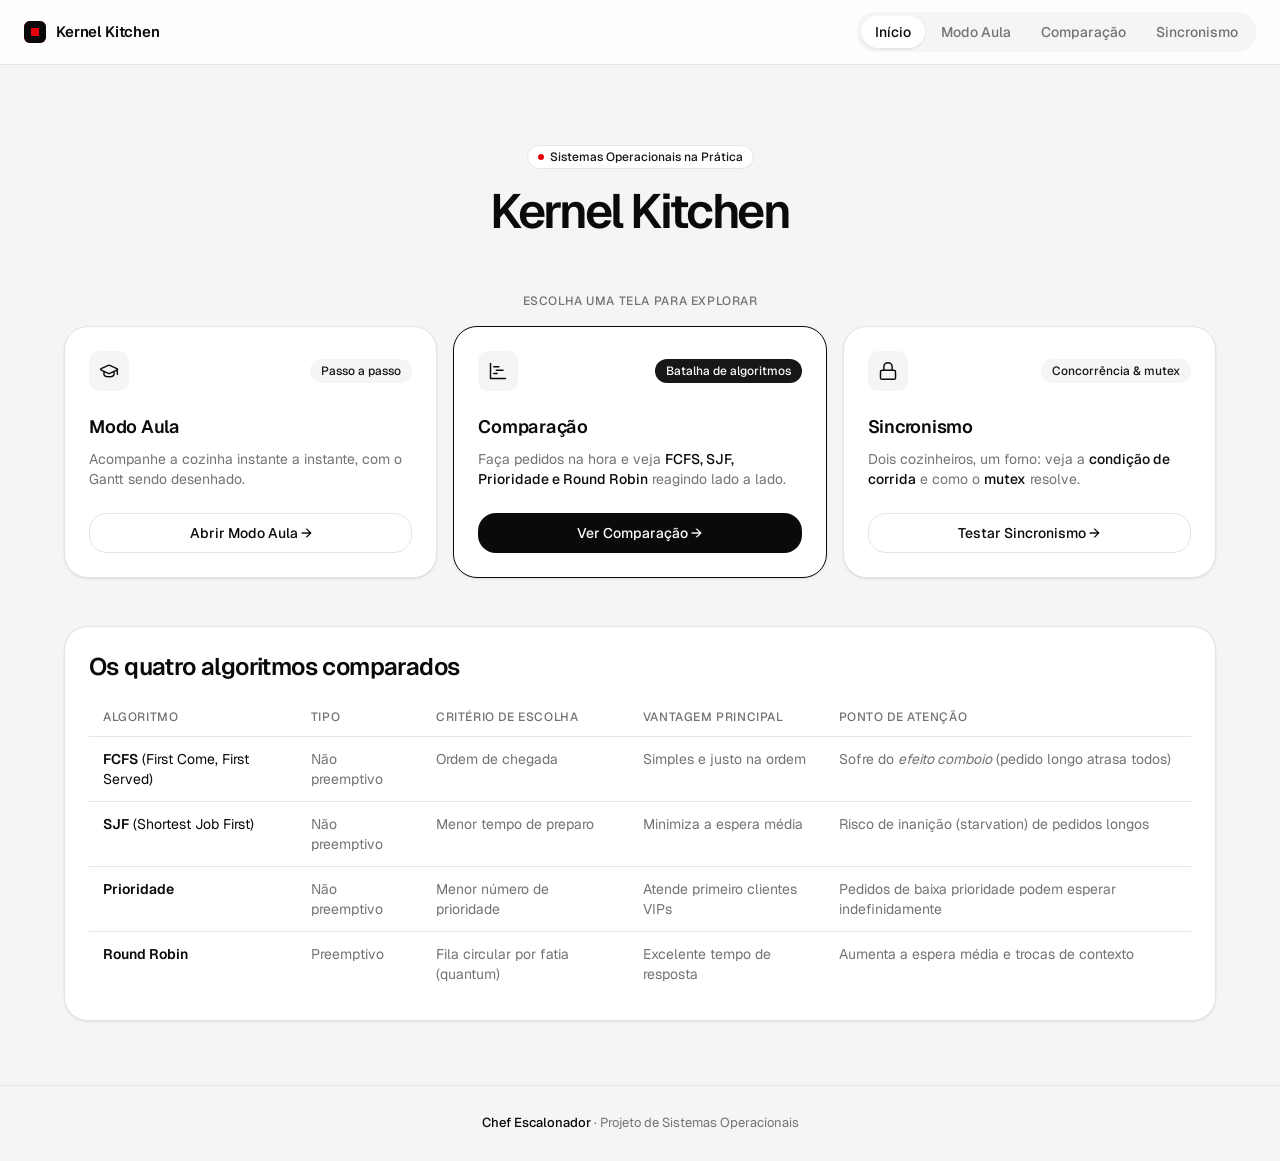
<file: index.html>
<!DOCTYPE html>
<html lang="pt-BR">
<head>
  <meta charset="UTF-8">
  <meta name="viewport" content="width=device-width, initial-scale=1.0">
  <title>Chef Escalonador · Kernel Kitchen</title>
  <!-- estilo.css é o estilo comum das telas. index.css contém o estilo específico da página inicial. -->
  <link rel="preconnect" href="https://fonts.googleapis.com">
  <link rel="preconnect" href="https://fonts.gstatic.com" crossorigin>
  <link rel="stylesheet" href="https://fonts.googleapis.com/css2?family=Geist:wght@400;500;600&family=Geist+Mono:wght@400;500&display=swap">
  <link rel="stylesheet" href="css/estilo.css">
  <link rel="stylesheet" href="css/index.css">
</head>
<body class="inicio">
  <header class="topo">
    <a class="marca" href="index.html">Kernel Kitchen</a>
    <nav class="menu" aria-label="Telas do jogo">
      <a href="index.html" aria-current="page">Início</a>
      <a href="aula.html">Modo Aula</a>
      <a href="comparacao.html">Comparação</a>
      <a href="sincronismo.html">Sincronismo</a>
    </nav>
  </header>

  <main>
    <!-- Seção Principal de Apresentação (Hero) -->
    <section class="hero">
      <span class="badge emblema">Sistemas Operacionais na Prática</span>
      <h1>Kernel Kitchen</h1>
    </section>

    <!-- As Três Telas do Projeto -->
    <section class="secao-telas" aria-label="Telas do Projeto">
      <h2 class="rotulo secao-titulo">Escolha uma tela para explorar</h2>

      <div class="grade-telas">
        <!-- Card 1: Modo Aula -->
        <article class="cartao-tela">
          <div class="cartao-cabecalho">
            <span class="icone-tela" aria-hidden="true">
              <svg viewBox="0 0 24 24"><path d="M21.42 10.922a1 1 0 0 0-.019-1.838L12.83 5.18a2 2 0 0 0-1.66 0L2.6 9.08a1 1 0 0 0 0 1.832l8.57 3.908a2 2 0 0 0 1.66 0z"/><path d="M22 10v6"/><path d="M6 12.5V16a6 3 0 0 0 12 0v-3.5"/></svg>
            </span>
            <span class="badge tag-tela">Passo a passo</span>
          </div>
          <h3>Modo Aula</h3>
          <p>Acompanhe a cozinha instante a instante, com o Gantt sendo desenhado.</p>
          <a href="aula.html" class="btn btn-contorno btn-tela">Abrir Modo Aula &rarr;</a>
        </article>

        <!-- Card 2: Comparação -->
        <article class="cartao-tela destaque">
          <div class="cartao-cabecalho">
            <span class="icone-tela" aria-hidden="true">
              <svg viewBox="0 0 24 24"><path d="M3 3v18h18"/><path d="M7 7h6"/><path d="M10 11h8"/><path d="M7 15h4"/></svg>
            </span>
            <span class="badge tag-tela tag-destaque">Batalha de algoritmos</span>
          </div>
          <h3>Comparação</h3>
          <p>Faça pedidos na hora e veja <strong>FCFS, SJF, Prioridade e Round Robin</strong> reagindo lado a lado.</p>
          <a href="comparacao.html" class="btn btn-primario btn-tela btn-principal">Ver Comparação &rarr;</a>
        </article>

        <!-- Card 3: Sincronismo -->
        <article class="cartao-tela">
          <div class="cartao-cabecalho">
            <span class="icone-tela" aria-hidden="true">
              <svg viewBox="0 0 24 24"><rect x="3" y="11" width="18" height="11" rx="2"/><path d="M7 11V7a5 5 0 0 1 10 0v4"/></svg>
            </span>
            <span class="badge tag-tela">Concorrência &amp; mutex</span>
          </div>
          <h3>Sincronismo</h3>
          <p>Dois cozinheiros, um forno: veja a <strong>condição de corrida</strong> e como o <strong>mutex</strong> resolve.</p>
          <a href="sincronismo.html" class="btn btn-contorno btn-tela">Testar Sincronismo &rarr;</a>
        </article>
      </div>
    </section>

    <!-- Tabela Resumo dos Algoritmos -->
    <section class="secao-algoritmos">
      <h2>Os quatro algoritmos comparados</h2>
      <div class="tabela-container">
        <table class="tabela-resumo">
          <thead>
            <tr>
              <th>Algoritmo</th>
              <th>Tipo</th>
              <th>Critério de Escolha</th>
              <th>Vantagem Principal</th>
              <th>Ponto de Atenção</th>
            </tr>
          </thead>
          <tbody>
            <tr>
              <td><strong>FCFS</strong> (First Come, First Served)</td>
              <td>Não preemptivo</td>
              <td>Ordem de chegada</td>
              <td>Simples e justo na ordem</td>
              <td>Sofre do <em>efeito comboio</em> (pedido longo atrasa todos)</td>
            </tr>
            <tr>
              <td><strong>SJF</strong> (Shortest Job First)</td>
              <td>Não preemptivo</td>
              <td>Menor tempo de preparo</td>
              <td>Minimiza a espera média</td>
              <td>Risco de inanição (starvation) de pedidos longos</td>
            </tr>
            <tr>
              <td><strong>Prioridade</strong></td>
              <td>Não preemptivo</td>
              <td>Menor número de prioridade</td>
              <td>Atende primeiro clientes VIPs</td>
              <td>Pedidos de baixa prioridade podem esperar indefinidamente</td>
            </tr>
            <tr>
              <td><strong>Round Robin</strong></td>
              <td>Preemptivo</td>
              <td>Fila circular por fatia (quantum)</td>
              <td>Excelente tempo de resposta</td>
              <td>Aumenta a espera média e trocas de contexto</td>
            </tr>
          </tbody>
        </table>
      </div>
    </section>
  </main>

  <footer class="rodape">
    <div class="rodape-conteudo">
      <p><strong>Chef Escalonador</strong> · Projeto de Sistemas Operacionais</p>
    </div>
  </footer>
</body>
</html>
</file>
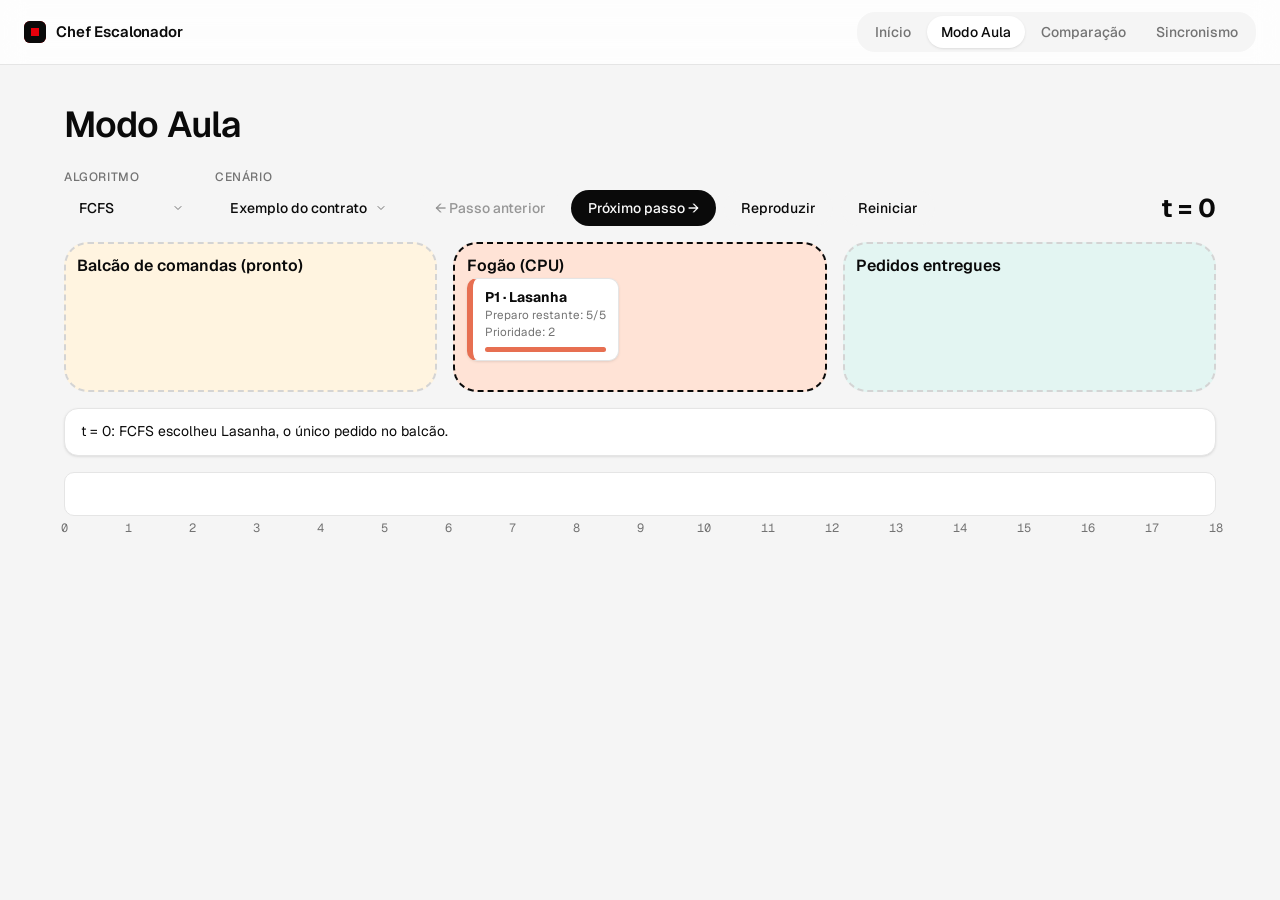
<file: aula.html>
<!DOCTYPE html>
<html lang="pt-BR">
<head>
<meta charset="UTF-8">
<meta name="viewport" content="width=device-width, initial-scale=1.0">
<title>Modo Aula · Chef Escalonador</title>
<link rel="preconnect" href="https://fonts.googleapis.com">
<link rel="preconnect" href="https://fonts.gstatic.com" crossorigin>
<link rel="stylesheet" href="https://fonts.googleapis.com/css2?family=Geist:wght@400;500;600&family=Geist+Mono:wght@400;500&display=swap">
<link rel="stylesheet" href="css/estilo.css">
<style>
  .cozinha { display: grid; grid-template-columns: 1fr 1fr 1fr; gap: 1rem; }
  .area { background: #fff4e0; border: 2px dashed var(--borda); border-radius: 12px; padding: .7rem; min-height: 150px; }
  .area h2 { font-size: 1rem; }
  .area.fogao { background: #ffe3d6; border-color: var(--destaque); }
  .area.entregues { background: #e3f5f2; }
  .cartoes { display: flex; flex-wrap: wrap; gap: .5rem; }
  .relogio { font-size: 1.6rem; font-weight: 700; margin-left: auto; }
  .medias { background: #e3f5f2; border-radius: 10px; padding: .7rem 1rem; margin-top: 1rem; }
  @media (max-width: 720px) { .cozinha { grid-template-columns: 1fr; } }
</style>
</head>
<body class="aula">
<header class="topo">
  <a class="marca" href="index.html">Chef Escalonador</a>
  <nav class="menu" aria-label="Telas do jogo">
    <a href="index.html">Início</a>
    <a href="aula.html" aria-current="page">Modo Aula</a>
    <a href="comparacao.html">Comparação</a>
    <a href="sincronismo.html">Sincronismo</a>
  </nav>
</header>
<main>
  <h1>Modo Aula</h1>
  <section class="controles">
    <label>Algoritmo <select id="sel-alg"></select></label>
    <label>Cenário <select id="sel-cen"></select></label>
    <label id="campo-quantum" hidden>Quantum <input type="number" id="quantum" min="1" value="2" style="width:5rem"></label>
    <div class="botoes">
      <button id="btn-voltar" type="button">&larr; Passo anterior</button>
      <button id="btn-proximo" type="button" class="principal">Próximo passo &rarr;</button>
      <button id="btn-auto" type="button">Reproduzir</button>
      <button id="btn-reiniciar" type="button">Reiniciar</button>
    </div>
    <div class="relogio">t = <span id="relogio">0</span></div>
  </section>

  <section class="cozinha">
    <div class="area"><h2>Balcão de comandas (pronto)</h2><div id="balcao" class="cartoes"></div></div>
    <div class="area fogao"><h2>Fogão (CPU)</h2><div id="fogao" class="cartoes"></div></div>
    <div class="area entregues"><h2>Pedidos entregues</h2><div id="entregues" class="cartoes"></div></div>
  </section>

  <p id="mensagem" class="mensagem" aria-live="polite"></p>
  <div id="gantt"></div>
  <div id="medias" class="medias" hidden></div> <!-- Este é um comentário em HTML -->
</main>
<script src="js/algoritmos.js"></script>
<script src="js/cenarios.js"></script>
<script src="js/metricas.js"></script>
<script src="js/gantt.js"></script>
<script src="js/aula.js"></script>
</body>
</html>
</file>
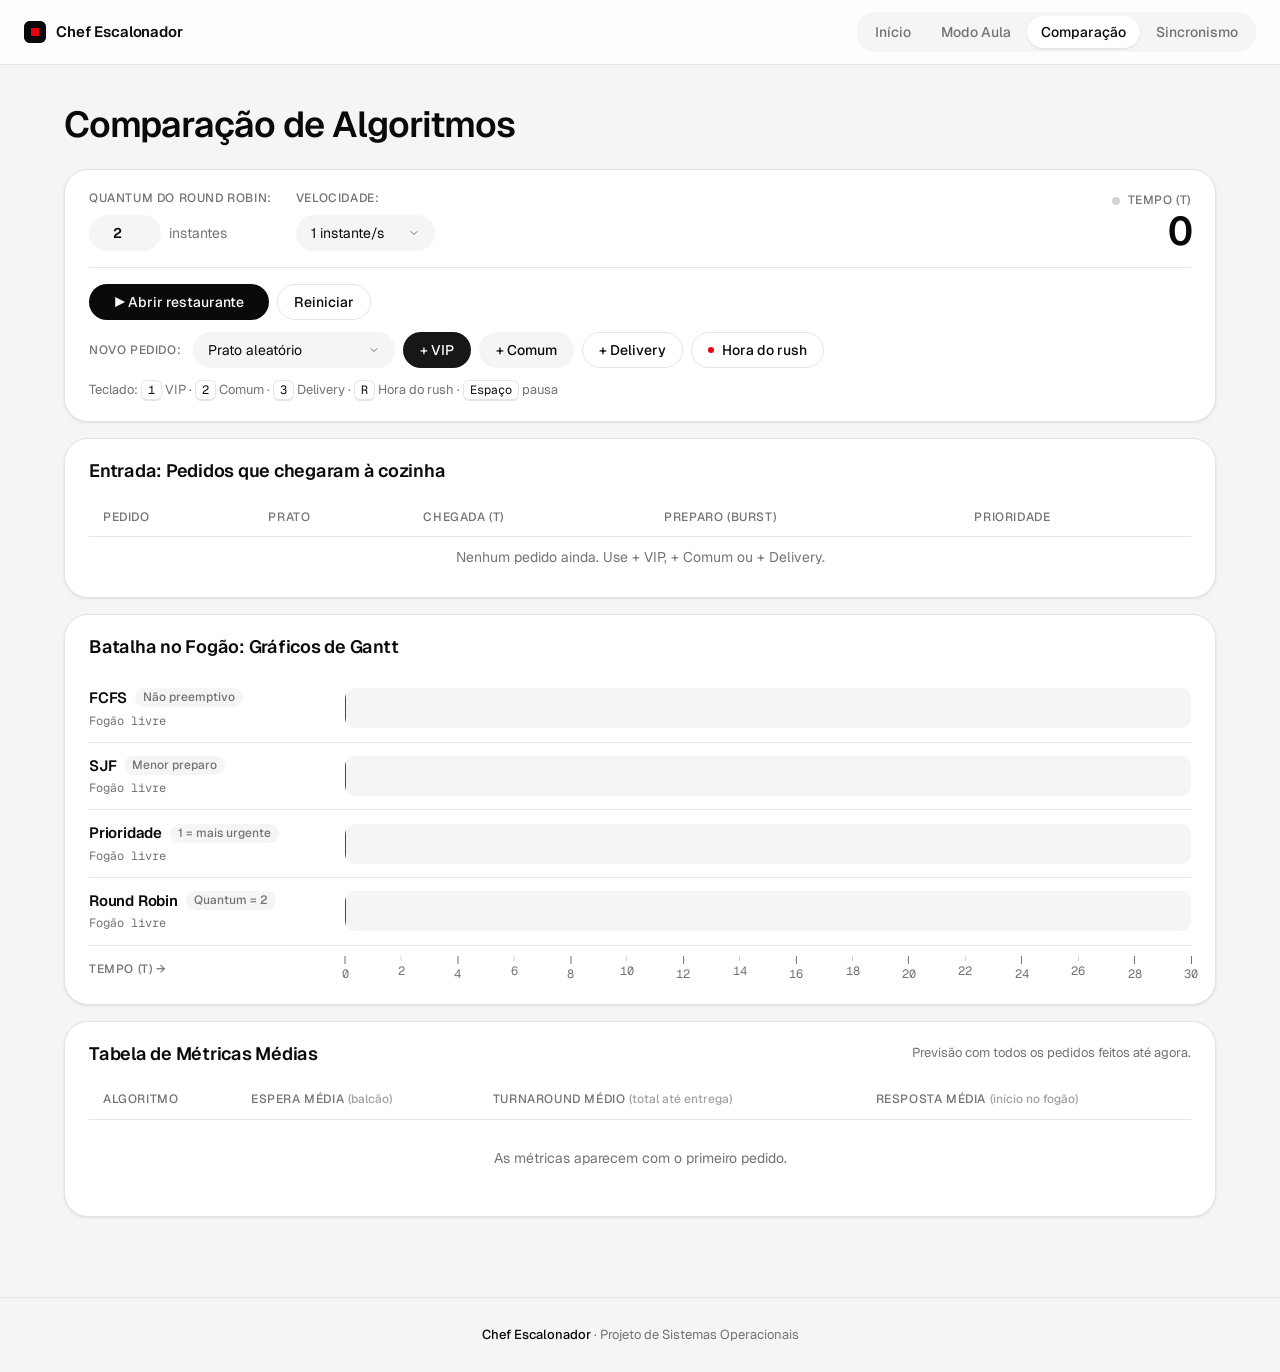
<file: comparacao.html>
<!DOCTYPE html>
<html lang="pt-BR">
<head>
  <meta charset="UTF-8">
  <meta name="viewport" content="width=device-width, initial-scale=1.0">
  <title>Comparação de Algoritmos · Chef Escalonador</title>
  <link rel="preconnect" href="https://fonts.googleapis.com">
  <link rel="preconnect" href="https://fonts.gstatic.com" crossorigin>
  <link rel="stylesheet" href="https://fonts.googleapis.com/css2?family=Geist:wght@400;500;600&family=Geist+Mono:wght@400;500&display=swap">
  <link rel="stylesheet" href="css/estilo.css">
  <link rel="stylesheet" href="css/comparacao.css">
</head>
<body class="comp">
  <!-- Topo unificado do projeto (combinado entre as telas) -->
  <header class="topo">
    <a class="marca" href="index.html">Chef Escalonador</a>
    <nav class="menu" aria-label="Telas do jogo">
      <a href="index.html">Início</a>
      <a href="aula.html">Modo Aula</a>
      <a href="comparacao.html" aria-current="page">Comparação</a>
      <a href="sincronismo.html">Sincronismo</a>
    </nav>
  </header>

  <main>
    <!-- Cabeçalho introdutório -->
    <section class="intro">
      <h1>Comparação de Algoritmos</h1>
    </section>

    <!-- Painel de Controles: relógio, quantum e pedidos feitos na hora -->
    <section class="painel-controles" aria-label="Controles da Comparação">
      <div class="controle-grupo">
        <label for="quantum">Quantum do Round Robin:</label>
        <div class="input-com-unidade">
          <input type="number" id="quantum" min="1" max="20" value="2" step="1">
          <span class="unidade">instantes</span>
        </div>
      </div>

      <div class="controle-grupo">
        <label for="velocidade">Velocidade:</label>
        <select id="velocidade" class="seletor seletor-curto">
          <option value="0.5">0,5 instante/s</option>
          <option value="1" selected>1 instante/s</option>
          <option value="2">2 instantes/s</option>
          <option value="4">4 instantes/s</option>
        </select>
      </div>

      <div class="relogio-aovivo" aria-live="off">
        <span class="rotulo"><span class="ponto-aovivo" aria-hidden="true"></span>Tempo (t)</span>
        <strong id="relogio">0</strong>
      </div>

      <div class="aovivo-painel">
        <div class="aovivo-linha">
          <button type="button" id="btn-play" class="btn-aovivo btn-play">▶ Abrir restaurante</button>
          <button type="button" id="btn-reiniciar-aovivo" class="btn-aovivo">Reiniciar</button>
        </div>
        <div class="aovivo-linha">
          <label for="seletor-prato">Novo pedido:</label>
          <select id="seletor-prato" class="seletor seletor-curto"></select>
          <button type="button" class="btn-aovivo btn-pedido prio-vip" data-prioridade="1">+ VIP</button>
          <button type="button" class="btn-aovivo btn-pedido prio-comum" data-prioridade="2">+ Comum</button>
          <button type="button" class="btn-aovivo btn-pedido prio-delivery" data-prioridade="3">+ Delivery</button>
          <button type="button" id="btn-rush" class="btn-aovivo btn-rush">Hora do rush</button>
        </div>
        <p class="aovivo-dica">Teclado: <kbd>1</kbd> VIP · <kbd>2</kbd> Comum · <kbd>3</kbd> Delivery · <kbd>R</kbd> Hora do rush · <kbd>Espaço</kbd> pausa</p>
      </div>
    </section>

    <!-- Seção de Entrada: Tabela com os Pedidos feitos até agora -->
    <section class="secao-pedidos" aria-label="Pedidos feitos até agora">
      <div class="secao-cabecalho">
        <h2>Entrada: Pedidos que chegaram à cozinha</h2>
      </div>

      <div class="tabela-container">
        <table class="tabela-pedidos" id="tabela-pedidos">
          <thead>
            <tr>
              <th scope="col">Pedido</th>
              <th scope="col">Prato</th>
              <th scope="col">Chegada (t)</th>
              <th scope="col">Preparo (burst)</th>
              <th scope="col">Prioridade</th>
            </tr>
          </thead>
          <tbody id="corpo-tabela-pedidos">
            <!-- Preenchido dinamicamente pelo comparacao.js -->
          </tbody>
        </table>
      </div>
    </section>

    <!-- Seção dos Gráficos de Gantt Empilhados -->
    <section class="secao-gantts" aria-label="Gráficos de Gantt dos Quatro Algoritmos">
      <div class="secao-cabecalho">
        <div>
          <h2>Batalha no Fogão: Gráficos de Gantt</h2>
        </div>
        <div class="legenda-pedidos" id="legenda-pedidos">
          <!-- Legenda de cores dos pedidos gerada dinamicamente -->
        </div>
      </div>

      <div class="gantts-container">
        <!-- Gantt 1: FCFS -->
        <article class="linha-gantt">
          <header class="gantt-rotulo">
            <div class="algoritmo-ident">
              <span class="algoritmo-sigla">FCFS</span>
              <span class="algoritmo-tipo">Não preemptivo</span>
            </div>
            <span class="ordem-fogao" id="ordem-fcfs"></span>
          </header>
          <div class="gantt-trilho-wrapper">
            <div class="gantt-trilho" id="gantt-fcfs" role="region" aria-label="Gantt FCFS"></div>
          </div>
        </article>

        <!-- Gantt 2: SJF -->
        <article class="linha-gantt">
          <header class="gantt-rotulo">
            <div class="algoritmo-ident">
              <span class="algoritmo-sigla">SJF</span>
              <span class="algoritmo-tipo">Menor preparo</span>
            </div>
            <span class="ordem-fogao" id="ordem-sjf"></span>
          </header>
          <div class="gantt-trilho-wrapper">
            <div class="gantt-trilho" id="gantt-sjf" role="region" aria-label="Gantt SJF"></div>
          </div>
        </article>

        <!-- Gantt 3: Prioridade -->
        <article class="linha-gantt">
          <header class="gantt-rotulo">
            <div class="algoritmo-ident">
              <span class="algoritmo-sigla">Prioridade</span>
              <span class="algoritmo-tipo">1 = mais urgente</span>
            </div>
            <span class="ordem-fogao" id="ordem-prioridade"></span>
          </header>
          <div class="gantt-trilho-wrapper">
            <div class="gantt-trilho" id="gantt-prioridade" role="region" aria-label="Gantt Prioridade"></div>
          </div>
        </article>

        <!-- Gantt 4: Round Robin -->
        <article class="linha-gantt">
          <header class="gantt-rotulo">
            <div class="algoritmo-ident">
              <span class="algoritmo-sigla">Round Robin</span>
              <span class="algoritmo-tipo" id="rotulo-quantum-rr">Quantum = 2</span>
            </div>
            <span class="ordem-fogao" id="ordem-rr"></span>
          </header>
          <div class="gantt-trilho-wrapper">
            <div class="gantt-trilho" id="gantt-rr" role="region" aria-label="Gantt Round Robin"></div>
          </div>
        </article>

        <!-- Régua de Tempo Sincronizada -->
        <div class="regua-tempo-bloco">
          <div class="regua-rotulo">
            <span>Tempo (t) &rarr;</span>
          </div>
          <div class="regua-trilho-wrapper">
            <div class="regua-marcas" id="regua-tempo"></div>
          </div>
        </div>
      </div>
    </section>

    <!-- Seção da Tabela de Métricas -->
    <section class="secao-metricas" aria-label="Comparativo de Métricas Médias">
      <div class="secao-cabecalho">
        <h2>Tabela de Métricas Médias</h2>
        <span class="dica-metricas">Previsão com todos os pedidos feitos até agora.</span>
      </div>

      <div class="tabela-container">
        <table class="tabela-metricas" id="tabela-metricas">
          <thead>
            <tr>
              <th scope="col">Algoritmo</th>
              <th scope="col">Espera média <small>(balcão)</small></th>
              <th scope="col">Turnaround médio <small>(total até entrega)</small></th>
              <th scope="col">Resposta média <small>(início no fogão)</small></th>
            </tr>
          </thead>
          <tbody id="corpo-tabela-metricas">
            <!-- Preenchido dinamicamente pelo comparacao.js -->
          </tbody>
        </table>
      </div>

    </section>

  </main>

  <!-- Rodapé -->
  <footer class="rodape">
    <div class="rodape-conteudo">
      <p><strong>Chef Escalonador</strong> · Projeto de Sistemas Operacionais</p>
    </div>
  </footer>

  <!-- Scripts: Lógica de SO + Componentes de Visualização -->
  <script src="js/algoritmos.js"></script>
  <script src="js/metricas.js"></script>
  <script src="js/comparacao.js"></script>
</body>
</html>
</file>
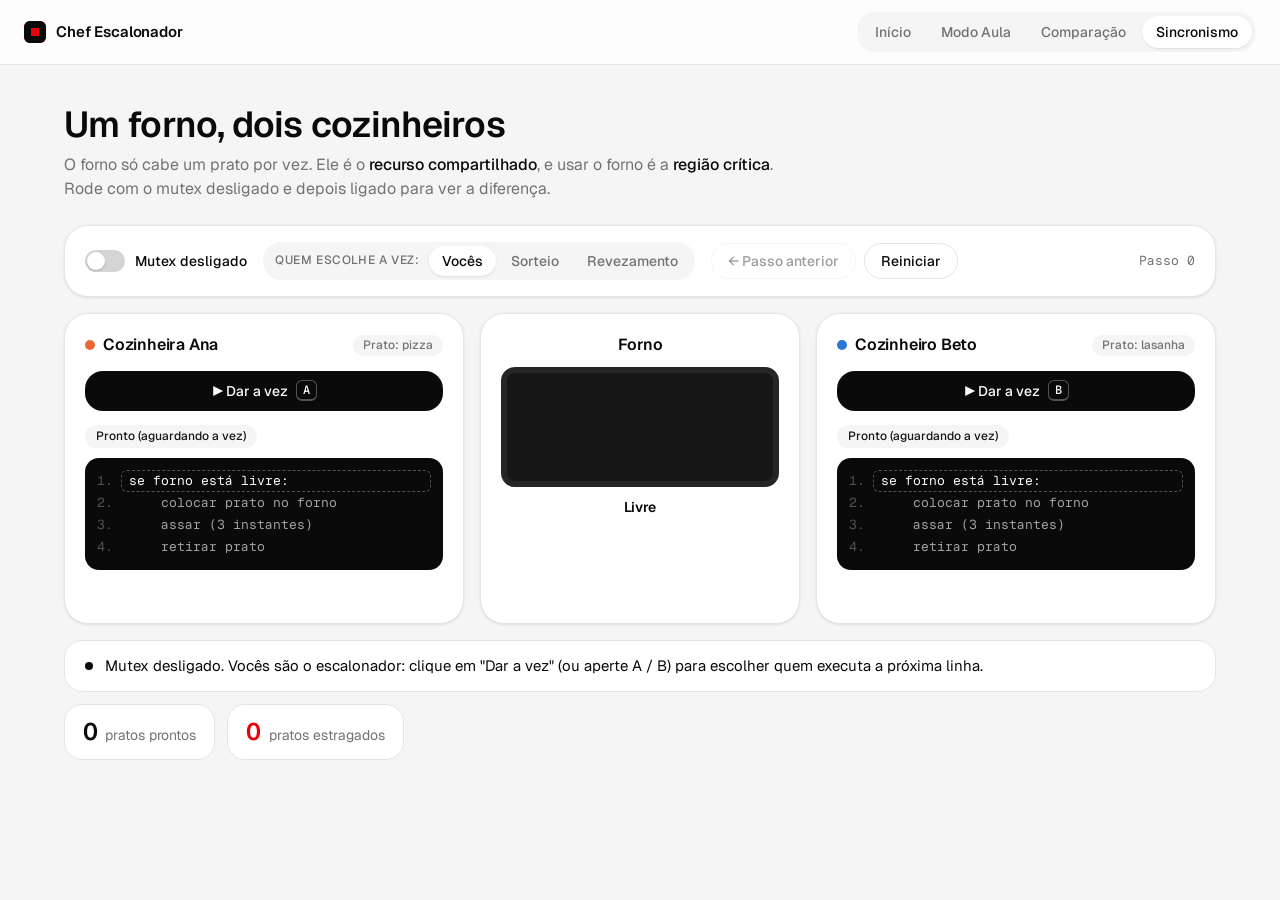
<file: sincronismo.html>
<!DOCTYPE html>
<html lang="pt-BR">
<head>
  <meta charset="UTF-8">
  <meta name="viewport" content="width=device-width, initial-scale=1.0">
  <title>Sincronismo · Chef Escalonador</title>
  <!-- estilo.css é o estilo comum das telas. sincronismo.css só tem o que é desta tela. -->
  <link rel="preconnect" href="https://fonts.googleapis.com">
  <link rel="preconnect" href="https://fonts.gstatic.com" crossorigin>
  <link rel="stylesheet" href="https://fonts.googleapis.com/css2?family=Geist:wght@400;500;600&family=Geist+Mono:wght@400;500&display=swap">
  <link rel="stylesheet" href="css/estilo.css">
  <link rel="stylesheet" href="css/sincronismo.css">
</head>
<body class="sinc">
  <header class="topo">
    <a class="marca" href="index.html">Chef Escalonador</a>
    <nav class="menu" aria-label="Telas do jogo">
      <a href="index.html">Início</a>
      <a href="aula.html">Modo Aula</a>
      <a href="comparacao.html">Comparação</a>
      <a href="sincronismo.html" aria-current="page">Sincronismo</a>
    </nav>
  </header>

  <main>
    <section class="intro">
      <h1>Um forno, dois cozinheiros</h1>
      <p>
        O forno só cabe um prato por vez. Ele é o <strong>recurso compartilhado</strong>, e usar o forno é a
        <strong>região crítica</strong>. Rode com o mutex desligado e depois ligado para ver a diferença.
      </p>
    </section>

    <section class="controles" aria-label="Controles">
      <label class="chave">
        <input type="checkbox" id="mutex">
        <span class="chave-trilho" aria-hidden="true"><span class="chave-bolinha"></span></span>
        <span id="rotulo-mutex">Mutex desligado</span>
      </label>
      <div class="politica" role="group" aria-label="Quem escolhe a vez">
        <span class="politica-rotulo">Quem escolhe a vez:</span>
        <button type="button" data-politica="turma" aria-pressed="true">Vocês</button>
        <button type="button" data-politica="sorteio" aria-pressed="false">Sorteio</button>
        <button type="button" data-politica="revezamento" aria-pressed="false">Revezamento</button>
      </div>
      <div class="botoes">
        <button id="btn-voltar" type="button">&larr; Passo anterior</button>
        <button id="btn-proximo" type="button" class="principal">Próximo passo &rarr;</button>
        <button id="btn-auto" type="button">Reproduzir</button>
        <button id="btn-reiniciar" type="button">Reiniciar</button>
      </div>
      <span id="passo" class="passo">Passo 0</span>
    </section>

    <section class="cozinha" aria-label="Cozinha">
      <article class="cozinheiro" id="coz-A">
        <header>
          <h2>Cozinheira Ana</h2>
          <span class="coz-prato">Prato: pizza</span>
        </header>
        <button type="button" class="btn-vez" data-coz="A">▶ Dar a vez <kbd>A</kbd></button>
        <p class="coz-estado"></p>
        <ol class="coz-codigo"></ol>
        <p class="coz-resultado"></p>
      </article>

      <div class="forno" id="forno">
        <h2>Forno</h2>
        <div class="forno-porta">
          <div id="forno-pratos" class="forno-pratos"></div>
        </div>
        <p id="forno-status" class="forno-status">Livre</p>
        <p id="forno-trava" class="forno-trava" hidden></p>
        <p id="forno-fila" class="forno-fila" hidden></p>
      </div>

      <article class="cozinheiro" id="coz-B">
        <header>
          <h2>Cozinheiro Beto</h2>
          <span class="coz-prato">Prato: lasanha</span>
        </header>
        <button type="button" class="btn-vez" data-coz="B">▶ Dar a vez <kbd>B</kbd></button>
        <p class="coz-estado"></p>
        <ol class="coz-codigo"></ol>
        <p class="coz-resultado"></p>
      </article>
    </section>

    <p id="mensagem" class="mensagem" aria-live="polite"></p>

    <section class="placar" aria-label="Placar">
      <div><span id="prontos">0</span> pratos prontos</div>
      <div><span id="estragados">0</span> pratos estragados</div>
    </section>

    <p id="resumo" class="resumo" hidden></p>
  </main>

  <script src="js/sincronismo.js"></script>
</body>
</html>
</file>
<file: css/estilo.css>
/* Estilo comum das telas. Design system:
   paleta monocromática, cartões brancos com borda fina, botões e campos em
   pílula (raio 18px) e cartões com raio 24px. O vermelho fica reservado para
   erro e para o "ao vivo". As cores de pedidos e cozinheiros são dados, não
   decoração, e ficam aqui para todas as telas usarem a mesma paleta. */

:root {
  --color-canvas: #f5f5f5;
  --color-paper: #ffffff;
  --color-surface-alt: #fafafa;
  --color-ink: #0a0a0a;
  --color-ink-soft: #171717;
  --color-mid-gray: #737373;
  --color-hairline: #e5e5e5;
  --color-hairline-forte: #d4d4d4;
  --color-ember: #e7000b;
  --color-ember-soft: #fef2f2;

  --font-geist: "Geist", "Inter", ui-sans-serif, system-ui, -apple-system, "Segoe UI", Roboto, sans-serif;
  --font-mono: "Geist Mono", ui-monospace, "Cascadia Code", Consolas, monospace;

  --radius-small: 6px;
  --radius-nested: 10px;
  --radius-xl: 14px;
  --radius-pill: 18px;
  --radius-cards: 24px;

  --shadow-card: 0 1px 3px rgba(0, 0, 0, 0.08), 0 1px 2px -1px rgba(0, 0, 0, 0.08);

  /* Paleta categórica dos dados, em ordem fixa (validada para daltonismo) */
  --serie-1: #2a78d6;
  --serie-2: #eb6834;
  --serie-3: #1baf7a;
  --serie-4: #eda100;
  --serie-5: #e87ba4;
  --serie-6: #008300;
  --serie-7: #6250d6;
  --serie-8: #e34948;

  /* Cozinheiros do Sincronismo */
  --cor-A: var(--serie-2);
  --cor-B: var(--serie-1);
}

*,
*::before,
*::after {
  box-sizing: border-box;
}

/* O JavaScript esconde elementos com o atributo hidden; nenhum display pode vencer isso */
[hidden] {
  display: none !important;
}

body {
  margin: 0;
  background: var(--color-canvas);
  color: var(--color-ink);
  font-family: var(--font-geist);
  font-size: 14px;
  line-height: 1.43;
  font-feature-settings: "ss01" on, "cv11" on;
  -webkit-font-smoothing: antialiased;
}

h1, h2, h3, h4 {
  margin: 0;
  font-weight: 600;
  color: var(--color-ink);
}

p {
  margin: 0;
}

code, kbd {
  font-family: var(--font-mono);
}

:focus-visible {
  outline: 2px solid var(--color-ink);
  outline-offset: 2px;
}

/* Topo: barra fosca fixa com a marca e o menu em pílulas */
.topo {
  position: sticky;
  top: 0;
  z-index: 100;
  display: flex;
  flex-wrap: wrap;
  align-items: center;
  justify-content: space-between;
  gap: 12px;
  padding: 12px 24px;
  background: rgba(255, 255, 255, 0.82);
  backdrop-filter: saturate(180%) blur(12px);
  -webkit-backdrop-filter: saturate(180%) blur(12px);
  border-bottom: 1px solid var(--color-hairline);
}

.marca {
  display: inline-flex;
  align-items: center;
  gap: 10px;
  font-size: 15px;
  font-weight: 600;
  letter-spacing: -0.01em;
  color: var(--color-ink);
  text-decoration: none;
}

/* Marca: um quadrado preto com a "chama piloto" do fogão no centro */
.marca::before {
  content: "";
  width: 22px;
  height: 22px;
  border-radius: var(--radius-small);
  background: var(--color-ember);
  box-shadow: inset 0 0 0 7px var(--color-ink);
}

.menu {
  display: flex;
  flex-wrap: wrap;
  gap: 2px;
  padding: 4px;
  background: var(--color-canvas);
  border-radius: var(--radius-pill);
}

.menu a {
  padding: 6px 14px;
  border-radius: var(--radius-pill);
  color: var(--color-mid-gray);
  font-weight: 500;
  text-decoration: none;
  transition: color 0.15s ease, background 0.15s ease;
}

.menu a:hover {
  color: var(--color-ink);
}

.menu a[aria-current="page"] {
  background: var(--color-paper);
  color: var(--color-ink);
  box-shadow: var(--shadow-card);
}

/* Área principal e títulos de página */
main {
  max-width: 1200px;
  margin: 0 auto;
  padding: 40px 24px 64px;
}

.intro {
  margin-bottom: 24px;
}

.intro h1 {
  font-size: 36px;
  line-height: 1.11;
  letter-spacing: -0.9px;
}

.intro p {
  margin-top: 8px;
  max-width: 68ch;
  font-size: 16px;
  line-height: 1.5;
  color: var(--color-mid-gray);
}

.intro p strong {
  color: var(--color-ink);
  font-weight: 500;
}

/* Rótulo pequeno em caixa alta (legendas de campos, cabeçalhos de tabela) */
.rotulo {
  font-size: 12px;
  font-weight: 500;
  line-height: 1.33;
  letter-spacing: 0.6px;
  text-transform: uppercase;
  color: var(--color-mid-gray);
}

/* Botões em pílula: secundário (padrão), primário escuro e contorno */
button,
.btn {
  display: inline-flex;
  align-items: center;
  justify-content: center;
  gap: 8px;
  height: 36px;
  padding: 0 16px;
  font: inherit;
  font-size: 14px;
  font-weight: 500;
  white-space: nowrap;
  color: var(--color-ink);
  background: var(--color-canvas);
  border: 1px solid transparent;
  border-radius: var(--radius-pill);
  text-decoration: none;
  cursor: pointer;
  transition: background 0.15s ease, border-color 0.15s ease, opacity 0.15s ease, transform 0.1s ease;
}

button:hover:not(:disabled),
.btn:hover {
  background: #ebebeb;
}

button:active:not(:disabled),
.btn:active {
  transform: scale(0.98);
}

button:disabled {
  opacity: 0.4;
  cursor: not-allowed;
}

.btn-primario,
button.principal {
  background: var(--color-ink);
  color: #fafafa;
}

.btn-primario:hover,
button.principal:hover:not(:disabled) {
  background: #262626;
}

.btn-contorno {
  background: transparent;
  border-color: var(--color-hairline);
}

.btn-contorno:hover:not(:disabled) {
  background: var(--color-canvas);
}

/* Campos: fundo cinza suave, sem borda em repouso */
input[type="number"],
select {
  height: 36px;
  padding: 0 14px;
  font: inherit;
  font-size: 14px;
  color: var(--color-ink);
  background-color: var(--color-canvas);
  border: 1px solid transparent;
  border-radius: var(--radius-pill);
  transition: border-color 0.15s ease, background-color 0.15s ease;
}

select {
  appearance: none;
  -webkit-appearance: none;
  padding-right: 34px;
  cursor: pointer;
  background-image: url("data:image/svg+xml,%3Csvg xmlns='http://www.w3.org/2000/svg' width='12' height='12' viewBox='0 0 24 24' fill='none' stroke='%23737373' stroke-width='2' stroke-linecap='round' stroke-linejoin='round'%3E%3Cpath d='m6 9 6 6 6-6'/%3E%3C/svg%3E");
  background-repeat: no-repeat;
  background-position: right 14px center;
}

input[type="number"]:focus,
select:focus {
  outline: none;
  background-color: var(--color-paper);
  border-color: var(--color-hairline-forte);
}

input:disabled {
  opacity: 0.5;
  cursor: not-allowed;
}

/* Etiquetas em pílula */
.badge {
  display: inline-flex;
  align-items: center;
  gap: 6px;
  padding: 2px 10px;
  font-size: 12px;
  font-weight: 500;
  line-height: 1.5;
  white-space: nowrap;
  color: var(--color-ink-soft);
  background: var(--color-canvas);
  border: 1px solid transparent;
  border-radius: var(--radius-pill);
}

kbd {
  display: inline-block;
  min-width: 20px;
  padding: 0 6px;
  font-size: 12px;
  line-height: 18px;
  text-align: center;
  color: var(--color-ink);
  background: var(--color-paper);
  border: 1px solid var(--color-hairline);
  border-bottom-width: 2px;
  border-radius: var(--radius-small);
}

/* Tabelas dentro de cartões */
.tabela-container {
  overflow-x: auto;
}

table {
  width: 100%;
  /* separate (e não collapse) para o cabeçalho fixo das tabelas roláveis não vazar */
  border-collapse: separate;
  border-spacing: 0;
  font-size: 14px;
}

th {
  padding: 10px 14px;
  text-align: left;
  font-size: 12px;
  font-weight: 500;
  letter-spacing: 0.6px;
  text-transform: uppercase;
  color: var(--color-mid-gray);
  background: var(--color-paper);
  border-bottom: 1px solid var(--color-hairline);
}

th small {
  text-transform: none;
  letter-spacing: 0;
  font-size: 12px;
  color: #a3a3a3;
}

td {
  padding: 12px 14px;
  border-bottom: 1px solid var(--color-hairline);
}

tbody tr:last-child td {
  border-bottom: 0;
}

tbody tr {
  transition: background 0.15s ease;
}

tbody tr:hover {
  background: var(--color-surface-alt);
}

/* Rodapé */
.rodape {
  padding: 28px 24px;
  text-align: center;
  font-size: 13px;
  color: var(--color-mid-gray);
  border-top: 1px solid var(--color-hairline);
}

.rodape strong {
  color: var(--color-ink);
  font-weight: 500;
}

@media (max-width: 640px) {
  .topo {
    padding: 12px 16px;
  }
  main {
    padding: 28px 16px 48px;
  }
  .intro h1 {
    font-size: 30px;
    letter-spacing: -0.75px;
  }
}

/* Modo Aula (Pessoa 2): cartões de pedido, mensagem do passo e o Gantt do
   gantt.js. Fica preso a body.aula e a .gantt para não mexer nas outras telas.
   Os nomes antigos de variável (--fundo, --borda...) apontam para o design system. */
.aula {
  --fundo: var(--color-canvas);
  --papel: var(--color-paper);
  --tinta: var(--color-ink);
  --suave: var(--color-mid-gray);
  --destaque: var(--color-ink);
  --borda: var(--color-hairline-forte);
  --verde: var(--serie-3);
}

.aula h1 {
  font-size: 36px;
  line-height: 1.11;
  letter-spacing: -0.9px;
}

.aula .controles {
  display: flex;
  flex-wrap: wrap;
  align-items: end;
  gap: 16px;
  margin: 24px 0 16px;
}

.aula .controles label {
  display: flex;
  flex-direction: column;
  gap: 4px;
  font-size: 12px;
  font-weight: 500;
  letter-spacing: 0.6px;
  text-transform: uppercase;
  color: var(--color-mid-gray);
}

.aula .botoes {
  display: flex;
  flex-wrap: wrap;
  gap: 8px;
}

.aula .area {
  border-radius: var(--radius-cards);
}

.aula .mensagem {
  min-height: 48px;
  margin: 16px 0;
  padding: 12px 16px;
  background: var(--color-paper);
  border: 1px solid var(--color-hairline);
  border-radius: var(--radius-xl);
  box-shadow: var(--shadow-card);
}

.aula .medias {
  border-radius: var(--radius-xl);
}

/* Cartão de pedido: a borda colorida é a cor do pedido no Gantt */
.aula .cartao {
  min-width: 130px;
  padding: 8px 12px;
  background: var(--color-paper);
  border: 1px solid var(--color-hairline);
  border-left: 6px solid var(--cor, var(--color-mid-gray));
  border-radius: var(--radius-nested);
  box-shadow: var(--shadow-card);
}

.aula .cartao strong {
  display: block;
}

.aula .cartao small {
  display: block;
  color: var(--color-mid-gray);
}

.aula .cartao .barra-resto {
  height: 5px;
  margin-top: 6px;
  background: var(--color-canvas);
  border-radius: 999px;
}

.aula .cartao .barra-resto i {
  display: block;
  height: 100%;
  background: var(--cor);
  border-radius: 999px;
}

/* Gantt desenhado pelo gantt.js */
.gantt {
  margin: 8px 0 32px;
}

.gantt-barra {
  position: relative;
  height: 44px;
  overflow: hidden;
  background: var(--color-paper);
  border: 1px solid var(--color-hairline);
  border-radius: var(--radius-nested);
}

.gantt .gantt-bloco {
  position: absolute;
  top: 0;
  bottom: 0;
  display: flex;
  align-items: center;
  justify-content: center;
  overflow: hidden;
  font-family: var(--font-mono);
  font-size: 13px;
  font-weight: 500;
  color: #fff;
  border-right: 2px solid rgba(255, 255, 255, 0.6);
  text-shadow: 0 1px 2px rgba(0, 0, 0, 0.35);
  transition: width 0.25s;
}

.gantt-regua {
  position: relative;
  height: 22px;
  margin-top: 4px;
}

.gantt-regua span {
  position: absolute;
  transform: translateX(-50%);
  font-family: var(--font-mono);
  font-size: 12px;
  color: var(--color-mid-gray);
}
</file>
<file: css/index.css>
/* Página inicial. Tokens, botões, etiquetas e tabelas vêm de estilo.css. */

/* Hero */
.inicio .hero {
  display: flex;
  flex-direction: column;
  align-items: center;
  gap: 16px;
  padding: 40px 0 56px;
  text-align: center;
}

.inicio .emblema {
  background: var(--color-paper);
  border-color: var(--color-hairline);
}

.inicio .emblema::before {
  content: "";
  width: 6px;
  height: 6px;
  border-radius: 50%;
  background: var(--color-ember);
}

.inicio .hero h1 {
  font-size: 48px;
  line-height: 1.1;
  letter-spacing: -2.4px;
}

/* Cartões das telas */
.inicio .secao-titulo {
  margin-bottom: 16px;
  text-align: center;
}

.inicio .grade-telas {
  display: grid;
  grid-template-columns: repeat(3, 1fr);
  gap: 16px;
  margin-bottom: 48px;
}

.inicio .cartao-tela {
  display: flex;
  flex-direction: column;
  gap: 10px;
  padding: 24px;
  background: var(--color-paper);
  border: 1px solid var(--color-hairline);
  border-radius: var(--radius-cards);
  box-shadow: var(--shadow-card);
  transition: transform 0.2s ease, box-shadow 0.2s ease;
}

.inicio .cartao-tela:hover {
  transform: translateY(-2px);
  box-shadow: 0 8px 24px -8px rgba(0, 0, 0, 0.12), var(--shadow-card);
}

.inicio .cartao-tela.destaque {
  border-color: var(--color-ink);
}

.inicio .cartao-cabecalho {
  display: flex;
  align-items: center;
  justify-content: space-between;
  margin-bottom: 14px;
}

.inicio .icone-tela {
  display: inline-flex;
  align-items: center;
  justify-content: center;
  width: 40px;
  height: 40px;
  border-radius: var(--radius-nested);
  background: var(--color-canvas);
}

.inicio .icone-tela svg {
  width: 20px;
  height: 20px;
  fill: none;
  stroke: var(--color-ink);
  stroke-width: 1.75;
  stroke-linecap: round;
  stroke-linejoin: round;
}

.inicio .tag-destaque {
  background: var(--color-ink-soft);
  color: #fafafa;
}

.inicio .cartao-tela h3 {
  font-size: 18px;
  line-height: 1.33;
  letter-spacing: -0.25px;
}

.inicio .cartao-tela p {
  flex: 1;
  color: var(--color-mid-gray);
}

.inicio .cartao-tela p strong {
  color: var(--color-ink);
  font-weight: 500;
}

.inicio .btn-tela {
  margin-top: 14px;
  width: 100%;
  height: 40px;
}

/* Tabela resumo dos algoritmos */
.inicio .secao-algoritmos {
  padding: 24px;
  background: var(--color-paper);
  border: 1px solid var(--color-hairline);
  border-radius: var(--radius-cards);
  box-shadow: var(--shadow-card);
}

.inicio .secao-algoritmos h2 {
  margin-bottom: 16px;
  font-size: 24px;
  line-height: 1.33;
  letter-spacing: -0.6px;
}

.inicio .tabela-resumo td {
  color: var(--color-mid-gray);
  vertical-align: top;
}

.inicio .tabela-resumo td:first-child {
  color: var(--color-ink);
}

.inicio .tabela-resumo td strong {
  font-weight: 600;
}

/* Responsividade */
@media (max-width: 960px) {
  .inicio .grade-telas {
    grid-template-columns: 1fr;
  }
}

@media (max-width: 640px) {
  .inicio .hero h1 {
    font-size: 36px;
    letter-spacing: -0.9px;
  }
}
</file>
<file: css/comparacao.css>
/* Tela de Comparação. Tokens, botões, campos e tabelas vêm de estilo.css. */

/* Cartões das seções */
.comp .painel-controles,
.comp .secao-pedidos,
.comp .secao-gantts,
.comp .secao-metricas {
  margin-bottom: 16px;
  padding: 20px 24px;
  background: var(--color-paper);
  border: 1px solid var(--color-hairline);
  border-radius: var(--radius-cards);
  box-shadow: var(--shadow-card);
}

.comp .secao-cabecalho {
  display: flex;
  flex-wrap: wrap;
  align-items: center;
  justify-content: space-between;
  gap: 12px;
  margin-bottom: 16px;
}

.comp .secao-cabecalho h2 {
  font-size: 18px;
  line-height: 1.33;
  letter-spacing: -0.25px;
}

.comp .dica-metricas {
  font-size: 13px;
  color: var(--color-mid-gray);
}

/* Painel de controles: quantum, velocidade, relógio e pedidos */
.comp .painel-controles {
  display: flex;
  flex-wrap: wrap;
  align-items: flex-end;
  gap: 16px 24px;
}

.comp .controle-grupo {
  display: flex;
  flex-direction: column;
  gap: 8px;
}

.comp .controle-grupo label,
.comp .aovivo-linha label {
  font-size: 12px;
  font-weight: 500;
  letter-spacing: 0.6px;
  text-transform: uppercase;
  color: var(--color-mid-gray);
}

.comp .input-com-unidade {
  display: flex;
  align-items: center;
  gap: 8px;
}

.comp .input-com-unidade input {
  width: 72px;
  text-align: center;
  font-weight: 600;
}

.comp .unidade {
  color: var(--color-mid-gray);
}

/* Relógio: bloco de número grande, sem moldura */
.comp .relogio-aovivo {
  margin-left: auto;
  display: flex;
  flex-direction: column;
  align-items: flex-end;
  gap: 2px;
}

.comp .relogio-aovivo .rotulo {
  display: inline-flex;
  align-items: center;
  gap: 8px;
}

.comp .relogio-aovivo strong {
  font-size: 40px;
  font-weight: 600;
  line-height: 1;
  letter-spacing: -1.6px;
  font-variant-numeric: tabular-nums;
  min-width: 3ch;
  text-align: right;
}

.comp .ponto-aovivo {
  width: 8px;
  height: 8px;
  border-radius: 50%;
  background: var(--color-hairline-forte);
}

.comp.aovivo-rodando .ponto-aovivo {
  background: var(--color-ember);
  animation: pulsar-aovivo 1.2s ease-in-out infinite;
}

@keyframes pulsar-aovivo {
  50% { opacity: 0.25; }
}

.comp .aovivo-painel {
  flex-basis: 100%;
  display: flex;
  flex-direction: column;
  gap: 12px;
  padding-top: 16px;
  border-top: 1px solid var(--color-hairline);
}

.comp .aovivo-linha {
  display: flex;
  flex-wrap: wrap;
  align-items: center;
  gap: 8px;
}

.comp .aovivo-linha label {
  margin-right: 4px;
}

.comp .btn-play {
  min-width: 180px;
  background: var(--color-ink);
  color: #fafafa;
}

.comp .btn-play:hover:not(:disabled) {
  background: #262626;
}

#btn-reiniciar-aovivo,
.comp .btn-pedido.prio-delivery,
.comp .btn-rush {
  background: transparent;
  border-color: var(--color-hairline);
}

#btn-reiniciar-aovivo:hover,
.comp .btn-pedido.prio-delivery:hover,
.comp .btn-rush:hover {
  background: var(--color-canvas);
}

/* Botões de pedido seguem a mesma hierarquia das etiquetas de prioridade */
.comp .btn-pedido.prio-vip {
  background: var(--color-ink-soft);
  color: #fafafa;
}

.comp .btn-pedido.prio-vip:hover {
  background: #262626;
}

.comp .btn-rush::before {
  content: "";
  width: 6px;
  height: 6px;
  border-radius: 50%;
  background: var(--color-ember);
}

.comp .aovivo-dica {
  font-size: 13px;
  color: var(--color-mid-gray);
}

/* Tabela de pedidos */
.comp .secao-pedidos .tabela-container {
  max-height: 240px;
  overflow-y: auto;
}

.comp .secao-pedidos th {
  position: sticky;
  top: 0;
  z-index: 1;
}

.comp .tabela-pedidos td {
  padding-top: 10px;
  padding-bottom: 10px;
}

.comp .tabela-pedidos td strong {
  font-weight: 500;
}

.comp .tabela-vazia {
  padding: 28px 14px;
  text-align: center;
  color: var(--color-mid-gray);
}

.comp .tag-pedido {
  display: inline-flex;
  align-items: center;
  justify-content: center;
  min-width: 36px;
  padding: 2px 8px;
  font-size: 12px;
  font-weight: 600;
  border-radius: var(--radius-pill);
}

/* Prioridade: VIP sólida, comum suave, delivery só contorno */
.comp .badge-prioridade {
  display: inline-flex;
  align-items: center;
  padding: 2px 10px;
  font-size: 12px;
  font-weight: 500;
  white-space: nowrap;
  color: var(--color-ink-soft);
  background: var(--color-canvas);
  border: 1px solid transparent;
  border-radius: var(--radius-pill);
}

.comp .badge-prioridade.prio-vip {
  background: var(--color-ink-soft);
  color: #fafafa;
}

.comp .badge-prioridade.prio-delivery {
  background: transparent;
  border-color: var(--color-hairline-forte);
}

/* Legenda dos pedidos */
.comp .legenda-pedidos {
  display: flex;
  flex-wrap: wrap;
  gap: 6px;
}

.comp .item-legenda {
  display: inline-flex;
  align-items: center;
  gap: 6px;
  padding: 2px 10px 2px 8px;
  font-size: 12px;
  font-weight: 500;
  background: var(--color-canvas);
  border: 1px solid transparent;
  border-radius: var(--radius-pill);
  cursor: default;
  transition: border-color 0.15s ease;
}

.comp .item-legenda.destaque-pedido {
  border-color: var(--color-ink);
}

.comp .bolinha-legenda {
  width: 8px;
  height: 8px;
  border-radius: 50%;
}

.comp tr.destaque-pedido {
  background: var(--color-surface-alt);
}

/* Gantts empilhados */
.comp .linha-gantt,
.comp .regua-tempo-bloco {
  display: grid;
  grid-template-columns: 240px 1fr;
  align-items: center;
  gap: 16px;
}

.comp .linha-gantt {
  padding: 12px 0;
  border-bottom: 1px solid var(--color-hairline);
}

.comp .gantt-rotulo {
  display: flex;
  flex-direction: column;
  gap: 4px;
  min-width: 0;
}

.comp .algoritmo-ident {
  display: flex;
  align-items: center;
  gap: 8px;
}

.comp .algoritmo-sigla {
  font-size: 15px;
  font-weight: 600;
  letter-spacing: -0.2px;
}

.comp .algoritmo-tipo {
  padding: 1px 8px;
  font-size: 12px;
  font-weight: 500;
  color: var(--color-mid-gray);
  background: var(--color-canvas);
  border-radius: var(--radius-pill);
  white-space: nowrap;
}

.comp .ordem-fogao {
  font-family: var(--font-mono);
  font-size: 12px;
  color: var(--color-mid-gray);
  white-space: nowrap;
  overflow: hidden;
  text-overflow: ellipsis;
}

.comp .gantt-trilho-wrapper {
  position: relative;
  width: 100%;
}

.comp .gantt-trilho {
  position: relative;
  height: 40px;
  background: var(--color-canvas);
  border-radius: var(--radius-nested);
  overflow: hidden;
}

/* Bloco do Gantt: 2px de folga entre blocos vizinhos e cantos de 6px */
.comp .gantt-bloco {
  position: absolute;
  top: 3px;
  bottom: 3px;
  display: flex;
  align-items: center;
  justify-content: center;
  border-right: 2px solid var(--color-canvas);
  border-radius: var(--radius-small);
  font-size: 12px;
  font-weight: 600;
  cursor: default;
  user-select: none;
  transition: filter 0.15s ease;
}

.comp .gantt-bloco:hover {
  filter: brightness(1.08);
  z-index: 5;
}

.comp .gantt-bloco.destaque-pedido {
  box-shadow: inset 0 0 0 2px var(--color-ink);
  z-index: 6;
}

.comp .gantt-bloco-texto {
  padding: 0 4px;
  overflow: hidden;
  text-overflow: ellipsis;
  white-space: nowrap;
}

/* Linha do instante atual */
.comp .gantt-agora {
  position: absolute;
  top: 0;
  bottom: 0;
  width: 2px;
  margin-left: -1px;
  background: var(--color-ember);
  z-index: 7;
  pointer-events: none;
}

/* Régua de tempo */
.comp .regua-tempo-bloco {
  padding-top: 10px;
}

.comp .regua-rotulo {
  font-size: 12px;
  font-weight: 500;
  letter-spacing: 0.6px;
  text-transform: uppercase;
  color: var(--color-mid-gray);
}

.comp .regua-trilho-wrapper {
  position: relative;
}

.comp .regua-marcas {
  position: relative;
  height: 28px;
}

.comp .regua-ponto {
  position: absolute;
  top: 0;
  transform: translateX(-50%);
  display: flex;
  flex-direction: column;
  align-items: center;
  gap: 2px;
}

.comp .regua-traco {
  width: 1px;
  height: 5px;
  background: var(--color-hairline-forte);
}

.comp .regua-traco.marcador-principal {
  height: 8px;
  background: var(--color-mid-gray);
}

.comp .regua-numero {
  font-family: var(--font-mono);
  font-size: 12px;
  color: var(--color-mid-gray);
  font-variant-numeric: tabular-nums;
}

/* Tabela de métricas */
.comp .tabela-metricas td {
  font-variant-numeric: tabular-nums;
}

.comp .col-algoritmo {
  font-weight: 600;
  white-space: nowrap;
}

.comp .prontos-aovivo {
  margin-left: 6px;
  padding: 1px 8px;
  font-size: 12px;
  font-weight: 500;
  color: var(--color-mid-gray);
  background: var(--color-canvas);
  border-radius: var(--radius-pill);
}

.comp .melhor-valor {
  font-weight: 600;
  background: var(--color-surface-alt);
}

.comp .badge-melhor {
  display: inline-flex;
  align-items: center;
  margin-left: 8px;
  padding: 1px 8px;
  font-size: 12px;
  font-weight: 500;
  color: #fafafa;
  background: var(--color-ink-soft);
  border-radius: var(--radius-pill);
  vertical-align: middle;
}

/* Responsividade */
@media (max-width: 860px) {
  .comp .linha-gantt,
  .comp .regua-tempo-bloco {
    grid-template-columns: 1fr;
    gap: 8px;
  }
  .comp .regua-rotulo {
    display: none;
  }
  .comp .relogio-aovivo {
    margin-left: 0;
    align-items: flex-start;
  }
}
</file>
<file: css/sincronismo.css>
/* Estilos da tela de Sincronismo (Pessoa 4).
   Tokens, botões e etiquetas vêm de estilo.css; aqui fica só o que é desta tela. */

/* Controles */
.sinc .controles {
  display: flex;
  flex-wrap: wrap;
  align-items: center;
  gap: 12px 16px;
  margin-bottom: 16px;
  padding: 16px 20px;
  background: var(--color-paper);
  border: 1px solid var(--color-hairline);
  border-radius: var(--radius-cards);
  box-shadow: var(--shadow-card);
}

.sinc .botoes { display: flex; flex-wrap: wrap; gap: 8px; }
#btn-voltar, #btn-reiniciar { background: transparent; border-color: var(--color-hairline); }
#btn-voltar:hover:not(:disabled), #btn-reiniciar:hover:not(:disabled) { background: var(--color-canvas); }
.sinc .passo {
  margin-left: auto;
  font-family: var(--font-mono);
  font-size: 13px;
  color: var(--color-mid-gray);
  font-variant-numeric: tabular-nums;
}

/* Chave do mutex */
.sinc .chave { display: inline-flex; align-items: center; gap: 10px; cursor: pointer; font-weight: 500; }
.sinc .chave input { position: absolute; opacity: 0; width: 1px; height: 1px; }
.sinc .chave-trilho {
  position: relative; width: 40px; height: 22px; border-radius: 999px;
  background: var(--color-hairline-forte); transition: background 0.2s ease;
}
.sinc .chave-bolinha {
  position: absolute; top: 2px; left: 2px; width: 18px; height: 18px; border-radius: 50%;
  background: var(--color-paper); box-shadow: 0 1px 2px rgba(0, 0, 0, 0.2); transition: left 0.2s ease;
}
.sinc .chave input:checked + .chave-trilho { background: var(--color-ink); }
.sinc .chave input:checked + .chave-trilho .chave-bolinha { left: 20px; }
.sinc .chave input:focus-visible + .chave-trilho { outline: 2px solid var(--color-ink); outline-offset: 2px; }

/* Quem escolhe a vez: controle segmentado */
.sinc .politica {
  display: inline-flex; align-items: center; gap: 2px; padding: 4px;
  background: var(--color-canvas); border-radius: var(--radius-pill);
}
.sinc .politica-rotulo {
  padding: 0 8px; font-size: 12px; font-weight: 500; letter-spacing: 0.6px;
  text-transform: uppercase; color: var(--color-mid-gray);
}
.sinc .politica button { height: 30px; padding: 0 12px; background: transparent; color: var(--color-mid-gray); }
.sinc .politica button:hover:not(:disabled) { background: transparent; color: var(--color-ink); }
.sinc .politica button[aria-pressed="true"],
.sinc .politica button[aria-pressed="true"]:hover:not(:disabled) { background: var(--color-paper); color: var(--color-ink); box-shadow: var(--shadow-card); }

/* Cozinha */
.sinc .cozinha {
  display: grid;
  grid-template-columns: 1fr minmax(240px, 0.8fr) 1fr;
  gap: 16px;
  align-items: stretch;
}
.sinc .cozinheiro, .sinc .forno {
  padding: 20px;
  background: var(--color-paper);
  border: 1px solid var(--color-hairline);
  border-radius: var(--radius-cards);
  box-shadow: var(--shadow-card);
  transition: border-color 0.2s ease, box-shadow 0.2s ease, background 0.2s ease;
}
.sinc .cozinheiro header { display: flex; justify-content: space-between; align-items: center; gap: 8px; flex-wrap: wrap; }
.sinc .cozinheiro h2, .sinc .forno h2 { font-size: 16px; letter-spacing: -0.2px; }
.sinc .cozinheiro h2 { display: inline-flex; align-items: center; gap: 8px; }
.sinc .cozinheiro h2::before { content: ""; width: 10px; height: 10px; border-radius: 50%; }
#coz-A h2::before { background: var(--cor-A); }
#coz-B h2::before { background: var(--cor-B); }
.sinc .coz-prato {
  padding: 2px 10px; font-size: 12px; font-weight: 500;
  color: var(--color-mid-gray); background: var(--color-canvas); border-radius: var(--radius-pill);
}

/* Botão da turma em cada cozinheiro */
.sinc .btn-vez {
  width: 100%; height: 40px; margin-top: 14px;
  background: var(--color-ink); color: #fafafa; font-weight: 500;
}
.sinc .btn-vez:hover:not(:disabled) { background: #262626; }
.sinc .btn-vez kbd { color: #fafafa; background: transparent; border-color: rgba(255, 255, 255, 0.3); }

.sinc .coz-estado {
  display: inline-flex; align-items: center; gap: 6px;
  margin: 14px 0 10px; padding: 2px 10px;
  font-size: 12px; font-weight: 500;
  color: var(--color-ink-soft); background: var(--color-canvas);
  border: 1px solid transparent; border-radius: var(--radius-pill);
}

/* Estados do processo: executando ganha contorno, bloqueado ganha textura */
.sinc .estado-executando { border-color: var(--color-ink); box-shadow: 0 0 0 1px var(--color-ink), var(--shadow-card); }
.sinc .estado-executando .coz-estado { background: var(--color-ink-soft); color: #fafafa; }
.sinc .estado-bloqueado {
  border-style: dashed; border-color: var(--color-mid-gray);
  background: repeating-linear-gradient(135deg, var(--color-paper) 0 8px, var(--color-surface-alt) 8px 16px);
}
.sinc .estado-bloqueado .coz-estado { background: transparent; border-color: var(--color-mid-gray); }
.sinc .estado-bloqueado .coz-estado::before { content: "⏸"; font-size: 11px; }
.sinc .estado-terminado .coz-codigo { opacity: 0.6; }

/* Código de cada cozinheiro */
.sinc .coz-codigo {
  margin: 0;
  padding: 12px 12px 12px 36px;
  background: var(--color-ink);
  color: #a3a3a3;
  border-radius: var(--radius-xl);
  font-family: var(--font-mono);
  font-size: 13px;
  line-height: 1.7;
  white-space: pre;
  overflow-x: auto;
}
.sinc .coz-codigo li { padding: 0 8px; border-radius: var(--radius-small); }
.sinc .coz-codigo li::marker { color: #525252; }
.sinc .coz-codigo li.feita { color: #525252; }
.sinc .coz-codigo li.atual { background: #fafafa; color: var(--color-ink); }
.sinc .coz-codigo li.proxima { color: #fafafa; outline: 1px dashed #525252; outline-offset: -1px; }
.sinc .estado-bloqueado .coz-codigo li.atual,
.sinc .estado-bloqueado .coz-codigo li.proxima { background: #404040; color: #fafafa; outline: none; }

.sinc .coz-resultado { margin-top: 12px; min-height: 1.5em; font-weight: 600; }
.sinc .resultado-pronto .coz-resultado::before { content: "✓ "; }
.sinc .resultado-estragado .coz-resultado { color: var(--color-ember); }
.sinc .resultado-estragado .coz-resultado::before { content: "✕ "; }

/* Forno */
.sinc .forno { display: flex; flex-direction: column; align-items: center; gap: 10px; text-align: center; }
.sinc .forno-porta {
  display: flex; align-items: center; justify-content: center;
  width: 100%; min-height: 120px; padding: 12px;
  background: var(--color-ink-soft);
  border: 6px solid #262626;
  border-radius: var(--radius-xl);
  transition: background 0.2s ease, box-shadow 0.2s ease;
}
/* Ocupado: a resistência do forno acende embaixo */
.sinc .forno.ocupado .forno-porta { box-shadow: inset 0 -4px 0 var(--color-ember); }
.sinc .forno.erro .forno-porta { background: var(--color-ember); border-color: #b80009; }
.sinc .forno-pratos { display: flex; flex-wrap: wrap; gap: 6px; justify-content: center; }
.sinc .prato { padding: 4px 12px; border-radius: var(--radius-pill); font-size: 13px; font-weight: 600; }
.sinc .prato-A { background: var(--cor-A); color: var(--color-ink); }
.sinc .prato-B { background: var(--cor-B); color: #fff; }
.sinc .forno.erro .prato { background: var(--color-paper); color: var(--color-ember); text-decoration: line-through; }
.sinc .forno-status { font-weight: 600; }
.sinc .forno.erro .forno-status { color: var(--color-ember); }
.sinc .forno-trava, .sinc .forno-fila { font-size: 13px; color: var(--color-mid-gray); }
.sinc .forno-trava.trancado { color: var(--color-ink); font-weight: 500; }
.sinc .forno-trava.trancado::before { content: "🔒 "; }

/* Mensagem, placar e resumo */
.sinc .mensagem {
  margin-top: 16px;
  padding: 14px 20px;
  min-height: 3.2em;
  font-size: 15px;
  background: var(--color-paper);
  border: 1px solid var(--color-hairline);
  border-radius: var(--radius-pill);
}
.sinc .mensagem.erro { background: var(--color-ember-soft); border-color: #fecaca; }

/* Ponto à esquerda da mensagem e do resumo: preto normal, vermelho no erro */
.sinc .mensagem, .sinc .resumo { position: relative; padding-left: 40px; }
.sinc .mensagem::before, .sinc .resumo::before {
  content: ""; position: absolute; left: 20px; top: 50%;
  width: 8px; height: 8px; margin-top: -4px; border-radius: 50%; background: var(--color-ink);
}
.sinc .mensagem.erro::before, .sinc .resumo.ruim::before { background: var(--color-ember); }
.sinc .resumo.sorte::before { background: transparent; border: 1.5px solid var(--color-mid-gray); }

.sinc .placar { display: flex; flex-wrap: wrap; gap: 12px; margin-top: 12px; }
.sinc .placar div {
  display: flex; align-items: baseline; gap: 8px;
  padding: 10px 18px; color: var(--color-mid-gray);
  background: var(--color-paper); border: 1px solid var(--color-hairline); border-radius: var(--radius-pill);
}
.sinc .placar span { font-size: 24px; font-weight: 600; letter-spacing: -0.6px; color: var(--color-ink); font-variant-numeric: tabular-nums; }
#estragados { color: var(--color-ember); }

.sinc .resumo { margin-top: 12px; padding: 14px 20px; border-radius: var(--radius-pill); border: 1px solid var(--color-hairline); }
.sinc .resumo.bom { background: var(--color-paper); }
.sinc .resumo.ruim { background: var(--color-ember-soft); border-color: #fecaca; }
.sinc .resumo.sorte { background: var(--color-surface-alt); border-style: dashed; border-color: var(--color-mid-gray); }

@media (max-width: 860px) {
  .sinc .cozinha { grid-template-columns: 1fr; }
  .sinc .forno { order: -1; }
  .sinc .passo { margin-left: 0; }
}
</file>
